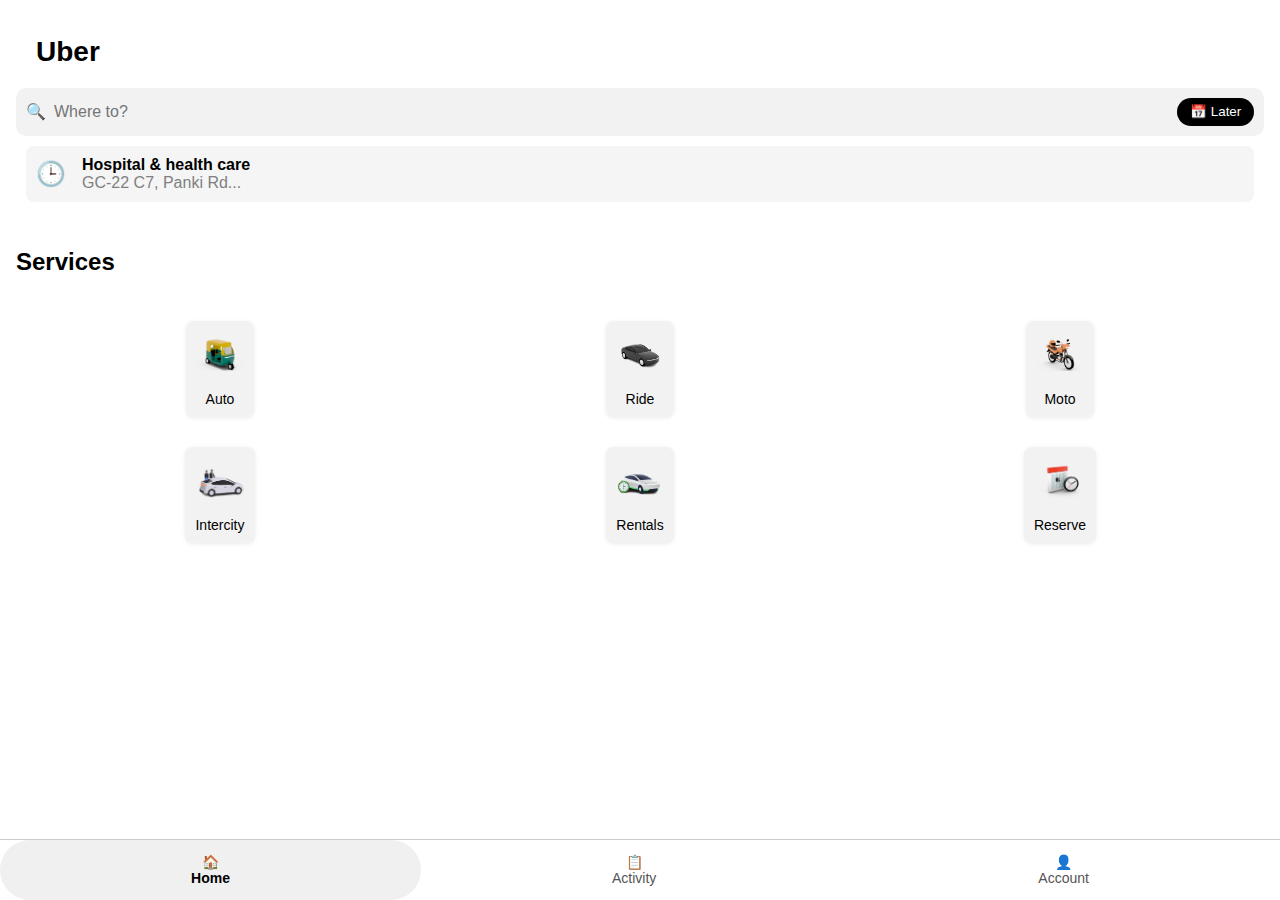
<file: Project/Uber User Interface/index.html>
<!DOCTYPE html>
<html lang="en">
<head>
  <meta charset="UTF-8" />
  <meta name="viewport" content="width=device-width, initial-scale=1.0"/>
  <title>Uber Clone</title>
  <link rel="stylesheet" href="style.css"/>
</head>
<body>
  <header>
    <h1>Uber</h1>

    <!-- Dark Mode Toggle Button -->
<!--     <div class="dark-toggle" onclick="toggleDarkMode()" id="theme-toggle">🌙</div> -->

    <div class="search-bar">
      <span class="icon">🔍</span>
      <input type="text" placeholder="Where to?" onclick="window.location.href='plan.html'">
      <button class="later-btn">📅 Later</button>
    </div>

    <div class="recent-location">
      <span class="clock-icon">🕒</span>
      <div>
        <h4>Hospital & health care</h4>
        <p>GC-22 C7, Panki Rd...</p>
      </div>
    </div>
  </header>

  <section class="suggestions">
    <div class="section-header">
      <h2>Services</h2>
    </div>

    <div class="options">
      <div class="option" ><img src="auto.png" alt="Auto"/><p>Auto</p></div>
      <div class="option" ><img src="ride.png" alt="Ride"/><p>Ride</p></div>
      <div class="option" ><img src="moto.png" alt="Moto"/><p>Moto</p></div>
      <div class="option" ><img src="intercity.png" alt="Intercity"/><p>Intercity</p></div>
      <div class="option" ><img src="rental.png" alt="Rentals"/><p>Rentals</p></div>
      <div class="option" ><img src="reserve.png" alt="Reserve"/><p>Reserve</p></div>
    </div>
  </section>

  <footer>
    <nav class="footer-nav">
      <button class="nav-btn active" onclick="window.location.href='index.html'">🏠<br>Home</button>
      <button class="nav-btn" onclick="window.location.href='activity.html'">📋<br>Activity</button>
      <button class="nav-btn" onclick="window.location.href='profile.html'">👤<br>Account</button>
    </nav>
  </footer>
  </footer>

  <!-- Dark Mode Script -->
<!--   <script>
    function toggleDarkMode() {
      document.body.classList.toggle("dark");
      const isDark = document.body.classList.contains("dark");
      localStorage.setItem("dark-mode", isDark);
      document.getElementById("theme-toggle").textContent = isDark ? "☀️" : "🌙";
    }

    window.onload = function () {
      const isDark = localStorage.getItem("dark-mode") === "true";
      if (isDark) {
        document.body.classList.add("dark");
        document.getElementById("theme-toggle").textContent = "☀️";
      }
    };
  </script> -->
</body>
</html>
</file>
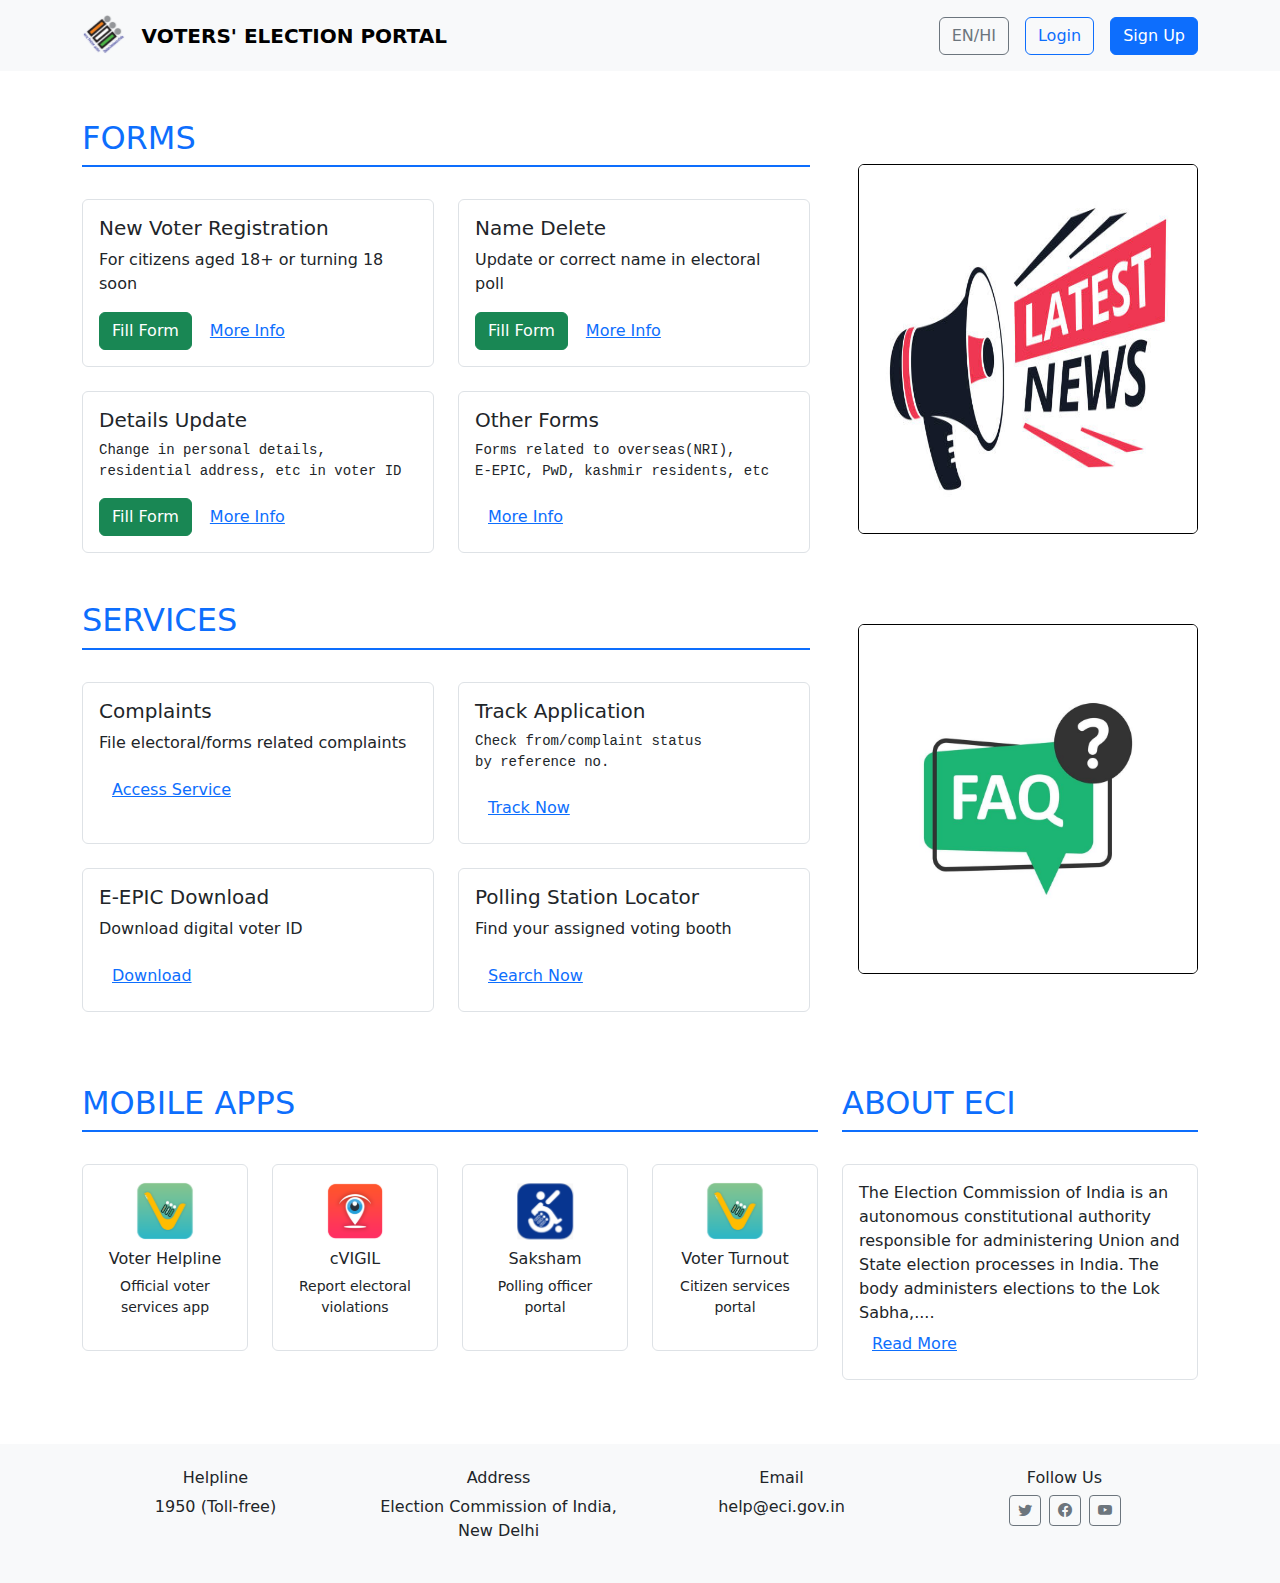
<file: Assignment 1/design.html>
<!DOCTYPE html>
<html lang="en">
<head>
    <meta charset="UTF-8">
    <meta name="viewport" content="width=device-width, initial-scale=1.0">
    <title>Voters' Election Portal</title>
    <link href="https://cdn.jsdelivr.net/npm/bootstrap@5.3.0/dist/css/bootstrap.min.css" rel="stylesheet">
    <link rel="stylesheet" href="https://cdn.jsdelivr.net/npm/bootstrap-icons@1.11.1/font/bootstrap-icons.css">
    <style>
        .card {
            transition: transform 0.3s, box-shadow 0.3s;
            border: 1px solid #dee2e6;
        }
        .card:hover {
            transform: translateY(-5px);
            box-shadow: 0 0.5rem 1rem rgba(0,0,0,0.15);
        }
        .section-title {
            color: #0d6efd;
            border-bottom: 2px solid #0d6efd;
            padding-bottom: 0.5rem;
            margin-bottom: 2rem;
        }
    </style>
</head>
<body>
    <!-- Top Bar -->
    <nav class="navbar bg-light">
        <div class="container">
            <a class="navbar-brand d-flex align-items-center" href="#">
                <img src="Portallogo.svg" alt="Logo" height="45">
                <span class="ms-3 fs-5 fw-bold">VOTERS' ELECTION PORTAL</span>
            </a>
            <div class="d-flex gap-3">
                <button class="btn btn-outline-secondary">EN/HI</button>
                <button class="btn btn-outline-primary">Login</button>
                <button class="btn btn-primary">Sign Up</button>
            </div>
        </div>
    </nav>

    <!-- Main Content -->
    <main class="container my-5">
        <!-- Forms & Services & Voter Image -->
        <div class="row g-5">
            <!-- Forms Section -->
            <div class="col-md-8">
                <h2 class="section-title">FORMS</h2>
                <div class="row g-4">
                    <!-- Form Cards -->
                    <div class="col-md-6">
                        <div class="card h-100">
                            <div class="card-body">
                                <h5>New Voter Registration</h5>
                                <p>For citizens aged 18+ or turning 18 soon</p>
                                <button class="btn btn-success">Fill Form</button>
                                <a href="#" class="btn btn-link">More Info</a>
                            </div>
                        </div>
                    </div>
                    <div class="col-md-6">
                        <div class="card h-100">
                            <div class="card-body">
                                <h5>Name Delete</h5>
                                <p>Update or correct name in electoral poll</p>
                                <button class="btn btn-success">Fill Form</button>
                                <a href="#" class="btn btn-link">More Info</a>
                            </div>
                        </div>
                    </div>
                    <div class="col-md-6">
                        <div class="card h-100">
                            <div class="card-body">
                                <h5>Details Update</h5>
                                <pre>Change in personal details,
residential address, etc in voter ID</pre>
                                <button class="btn btn-success">Fill Form</button>
                                <a href="#" class="btn btn-link">More Info</a>
                            </div>
                        </div>
                    </div>
                    <div class="col-md-6">
                        <div class="card h-100">
                            <div class="card-body">
                                <h5>Other Forms</h5>
                                <pre>Forms related to overseas(NRI),
E-EPIC, PwD, kashmir residents, etc</pre>
                                <a href="#" class="btn btn-link">More Info</a>
                            </div>
                        </div>
                    </div>
                </div>

                <!-- Services Section -->
                <h2 class="section-title mt-5">SERVICES</h2>
                <div class="row g-4">
                    <!-- Service Cards -->
                    <div class="col-md-6">
                        <div class="card h-100">
                            <div class="card-body">
                                <h5>Complaints</h5>
                                <p>File electoral/forms related complaints</p>
                                <a href="#" class="btn btn-link">Access Service</a>
                            </div>
                        </div>
                    </div>
                    <div class="col-md-6">
                        <div class="card h-100">
                            <div class="card-body">
                                <h5>Track Application</h5>
                                <pre>Check from/complaint status
by reference no.</pre>
                                <a href="#" class="btn btn-link">Track Now</a>
                            </div>
                        </div>
                    </div>
                    <div class="col-md-6">
                        <div class="card h-100">
                            <div class="card-body">
                                <h5>E-EPIC Download</h5>
                                <p>Download digital voter ID</p>
                                <a href="#" class="btn btn-link">Download</a>
                            </div>
                        </div>
                    </div>
                    <div class="col-md-6">
                        <div class="card h-100">
                            <div class="card-body">
                                <h5>Polling Station Locator</h5>
                                <p>Find your assigned voting booth</p>
                                <a href="#" class="btn btn-link">Search Now</a>
                            </div>
                        </div>
                    </div>
                </div>
            </div>

            <!-- Voter Image -->
            <div class="col-md-4">
                <img src="latest_news.png" alt="Voter" class="img-fluid rounded" style="border: 1px solid black; margin-top: 45px; height: 370px;">
                <img src="FAQ.png" alt="Voter" class="img-fluid rounded" style="border: 1px solid black; margin-top: 90px; height: 350px; width: 400px;">
            </div>
        </div>

        <!-- Mobile Apps & Updates -->
        <div class="row mt-5 g-4">
            <!-- Mobile Apps -->
            <div class="col-md-8">
                <h2 class="section-title">MOBILE APPS</h2>
                <div class="row g-4">
                    <div class="col-md-6 col-lg-3">
                        <div class="card">
                            <div class="card-body text-center">
                                <img src="voterTurnoutAppIconNew.svg" alt="App" class="img-fluid mb-2" style="height: 60px">
                                <h6>Voter Helpline</h6>
                                <p class="small">Official voter services app</p>
                            </div>
                        </div>
                    </div>
                    <div class="col-md-6 col-lg-3">
                        <div class="card">
                            <div class="card-body text-center">
                                <img src="cVigilAppIconNew.svg" alt="App" class="img-fluid mb-2" style="height: 60px">
                                <h6>cVIGIL</h6>
                                <p class="small">Report electoral violations</p>
                            </div>
                        </div>
                    </div>
                    <div class="col-md-6 col-lg-3">
                        <div class="card">
                            <div class="card-body text-center">
                                <img src="SakshameciLogo.svg" alt="App" class="img-fluid mb-2" style="height: 60px">
                                <h6>Saksham</h6>
                                <p class="small">Polling officer portal</p>
                            </div>
                        </div>
                    </div>
                    <div class="col-md-6 col-lg-3">
                        <div class="card">
                            <div class="card-body text-center">
                                <img src="voterTurnoutAppIconNew.svg" alt="App" class="img-fluid mb-2" style="height: 60px">
                                <h6>Voter Turnout</h6>
                                <p class="small">Citizen services portal</p>
                            </div>
                        </div>
                    </div>
                </div>
            </div>

            <!-- Updates -->
            <div class="col-md-4">
                <h2 class="section-title">ABOUT ECI</h2>
                <div class="card mb-3">
                    <div class="card-body">
                        <!-- <h6>Election Results 2024</h6> -->
                        <p style="margin-bottom: 0px;">The Election Commission of India is an autonomous constitutional authority responsible for administering Union and
                            State election processes in India. The body administers elections to the Lok Sabha,....</p>
                        <!-- <button class="btn btn-primary w-100">Read More</button> -->
                        <a href="#" class="btn btn-link">Read More</a>
                    </div>
                </div>
                <!-- <div class="card">
                    <div class="card-body">
                        <h6>Upcoming Elections</h6>
                        <p>Schedule for state assembly elections</p>
                        <button class="btn btn-outline-primary w-100">View Schedule</button>
                    </div>
                </div> -->
            </div>
        </div>
    </main>

    <!-- Footer -->
    <footer class="bg-light py-4 mt-5">
        <div class="container">
            <div class="row text-center g-3">
                <div class="col-md-3">
                    <h6>Helpline</h6>
                    <p>1950 (Toll-free)</p>
                </div>
                <div class="col-md-3">
                    <h6>Address</h6>
                    <p>Election Commission of India, New Delhi</p>
                </div>
                <div class="col-md-3">
                    <h6>Email</h6>
                    <p>help@eci.gov.in</p>
                </div>
                <div class="col-md-3">
                    <h6>Follow Us</h6>
                    <div class="d-flex justify-content-center gap-2">
                        <a href="#" class="btn btn-outline-secondary btn-sm"><i class="bi bi-twitter"></i></a>
                        <a href="#" class="btn btn-outline-secondary btn-sm"><i class="bi bi-facebook"></i></a>
                        <a href="#" class="btn btn-outline-secondary btn-sm"><i class="bi bi-youtube"></i></a>
                    </div>
                </div>
            </div>
        </div>
    </footer>

    <script src="https://cdn.jsdelivr.net/npm/bootstrap@5.3.0/dist/js/bootstrap.bundle.min.js"></script>
</body>
</html>
</file>
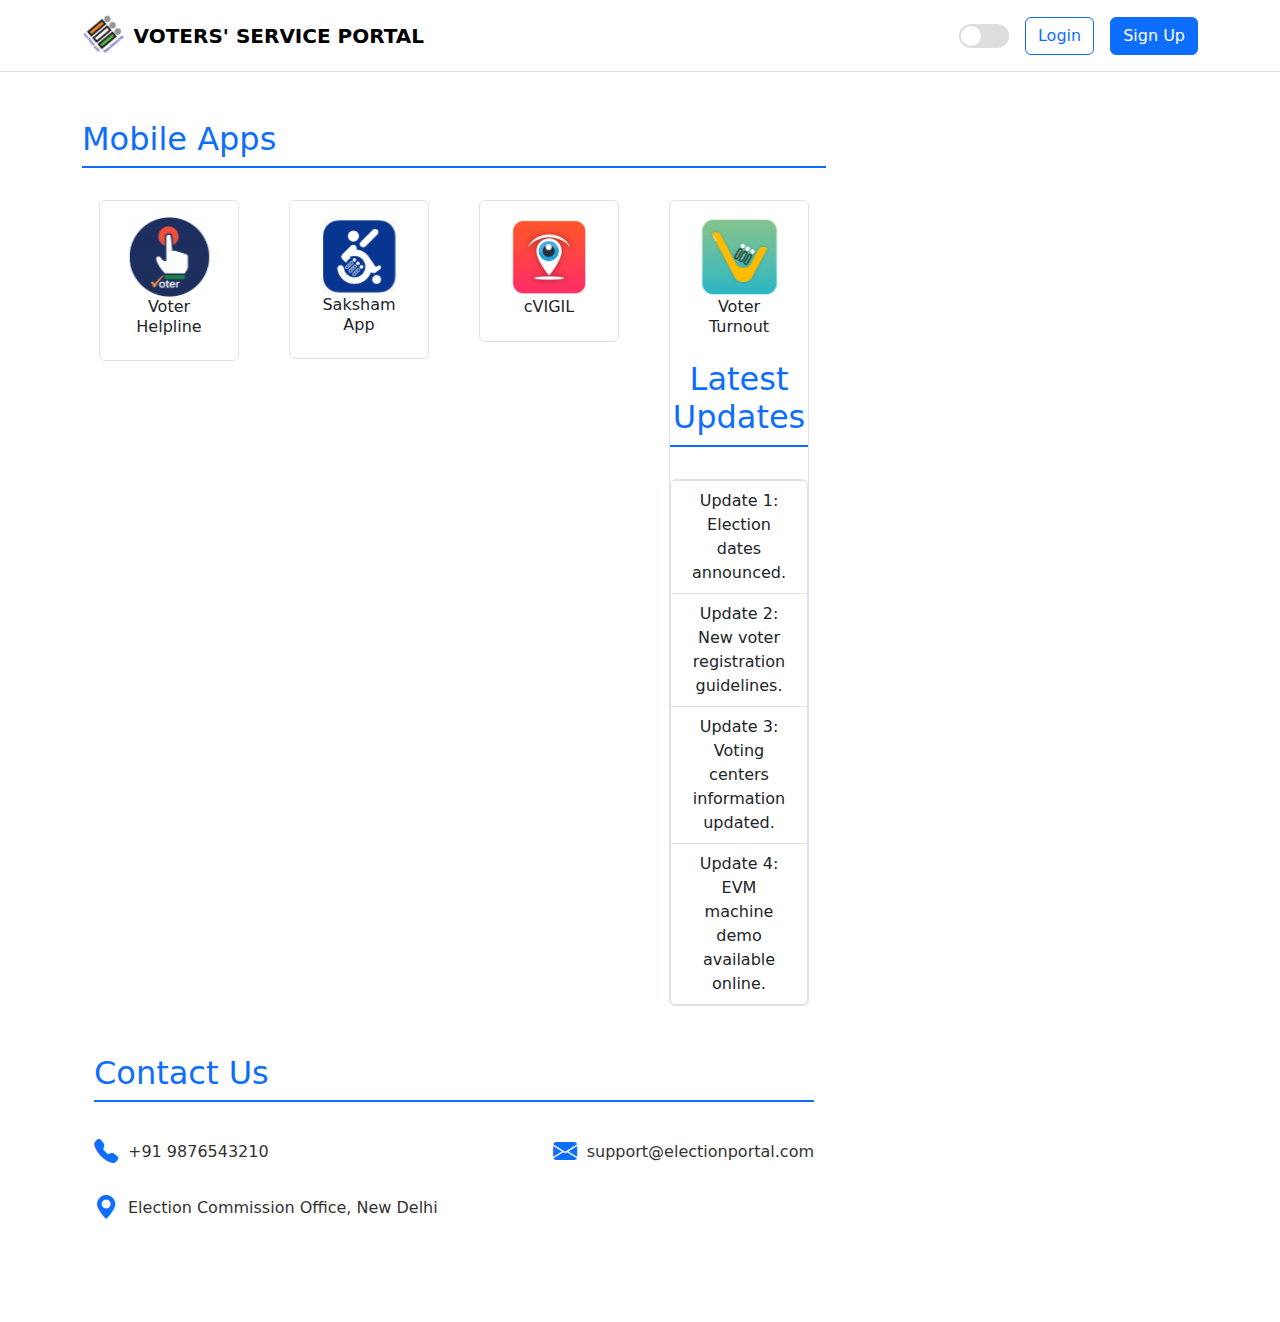
<file: Assignment 1/ver.html>
<!DOCTYPE html>
<html lang="en">
<head>
    <meta charset="UTF-8">
    <meta name="viewport" content="width=device-width, initial-scale=1.0">
    <title>Election Portal</title>
    <link href="https://cdn.jsdelivr.net/npm/bootstrap@5.3.0/dist/css/bootstrap.min.css" rel="stylesheet">
    <link rel="stylesheet" href="https://cdn.jsdelivr.net/npm/bootstrap-icons@1.11.1/font/bootstrap-icons.css">
    <style>
        :root {
            --primary-color: #0d6efd;
            --text-color: #333;
            --bg-color: #fff;
            --border-color: #dee2e6;
        }

        .dark-mode {
            --text-color: #fff;
            --bg-color: #212529;
            --border-color: #495057;
        }

        body {
            color: var(--text-color);
            background-color: var(--bg-color);
            transition: 0.3s;
        }

        .navbar {
            border-bottom: 1px solid var(--border-color);
            background-color: var(--bg-color) !important;
        }

        .card {
            border: 1px solid var(--border-color);
            background-color: var(--bg-color);
            transition: transform 0.3s;
        }

        .card:hover {
            transform: translateY(-5px);
            box-shadow: 0 0.5rem 1rem rgba(0,0,0,0.15);
        }

        /* Improved Theme Switch */
        .theme-switch-wrapper {
            display: flex;
            align-items: center;
        }

        .theme-switch {
            position: relative;
            display: inline-block;
            width: 50px;
            height: 24px;
        }

        .theme-switch input {
            opacity: 0;
            width: 0;
            height: 0;
        }

        .slider {
            position: absolute;
            cursor: pointer;
            top: 0;
            left: 0;
            right: 0;
            bottom: 0;
            background-color: #ddd;
            border-radius: 24px;
            transition: .4s;
            display: flex;
            align-items: center;
            padding: 2px;
        }

        .slider::before {
            content: "";
            position: absolute;
            width: 20px;
            height: 20px;
            background: #fff;
            border-radius: 50%;
            transition: .4s;
        }

        input:checked + .slider {
            background-color: #333;
        }

        input:checked + .slider::before {
            transform: translateX(26px);
        }

        .section-title {
            color: var(--primary-color);
            border-bottom: 2px solid var(--primary-color);
            padding-bottom: 0.5rem;
            margin-bottom: 2rem;
        }

        /* Adjust Mobile Apps Section */
        .apps .card {
            width: 100%;
            max-width: 140px;
            margin: auto;
        }

        /* Ensure Mobile Apps and Updates are Side by Side */
        .apps-container {
            display: flex;
            gap: 20px;
        }

        .apps-container .updates {
            flex: 1;
        }

        /* Contact Section Horizontal Alignment */
        .contact-info {
            display: flex;
            flex-wrap: wrap;
            gap: 20px;
            justify-content: space-between;
        }

        .contact-item {
            display: flex;
            align-items: center;
            gap: 10px;
        }

        .contact-item i {
            font-size: 1.5rem;
            color: var(--primary-color);
        }
    </style>
</head>
<body>

    <!-- Top Bar -->
    <nav class="navbar navbar-expand-lg">
        <div class="container">
            <a class="navbar-brand d-flex align-items-center" href="#">
                <img src="Portallogo.svg" alt="Logo" height="45" class="me-2">
                <span class="fs-5 fw-bold">VOTERS' SERVICE PORTAL</span>
            </a>
            
            <div class="d-flex align-items-center gap-3">
                <div class="theme-switch-wrapper">
                    <label class="theme-switch">
                        <input type="checkbox" id="theme-toggle">
                        <span class="slider"></span>
                    </label>
                </div>
                <button class="btn btn-outline-primary">Login</button>
                <button class="btn btn-primary">Sign Up</button>
            </div>
        </div>
    </nav>

    <!-- Apps & Updates Section -->
    <div class="container my-5">
        <div class="apps-container">
            <!-- Mobile Apps -->
            <div class="col-lg-8">
                <h2 class="section-title">Mobile Apps</h2>
                <div class="row g-3 apps">
                    <div class="col-md-3"><div class="card text-center"><div class="card-body"><img src="VhaAppIconNew.svg" alt="App Icon" class="app-icon"><h6>Voter Helpline</h6></div></div></div>
                    <div class="col-md-3"><div class="card text-center"><div class="card-body"><img src="SakshameciLogo.svg" alt="App Icon" class="app-icon"><h6>Saksham App</h6></div></div></div>
                    <div class="col-md-3"><div class="card text-center"><div class="card-body"><img src="cVigilAppIconNew.svg" alt="App Icon" class="app-icon"><h6>cVIGIL</h6></div></div></div>
                    <div class="col-md-3"><div class="card text-center"><div class="card-body"><img src="voterTurnoutAppIconNew.svg" alt="App Icon" class="app-icon"><h6>Voter Turnout</h6></div></
                    <div class="col-lg-4 updates">
                        <h2 class="section-title">Latest Updates</h2>
                        <ul class="list-group">
                            <li class="list-group-item">Update 1: Election dates announced.</li>
                            <li class="list-group-item">Update 2: New voter registration guidelines.</li>
                            <li class="list-group-item">Update 3: Voting centers information updated.</li>
                            <li class="list-group-item">Update 4: EVM machine demo available online.</li>
                        </ul>
                    </div>
                </div>
            </div>
        
            <!-- Contact Us Section -->
            <div class="container my-5">
                <h2 class="section-title">Contact Us</h2>
                <div class="contact-info">
                    <div class="contact-item">
                        <i class="bi bi-telephone-fill"></i>
                        <span>+91 9876543210</span>
                    </div>
                    <div class="contact-item">
                        <i class="bi bi-envelope-fill"></i>
                        <span>support@electionportal.com</span>
                    </div>
                    <div class="contact-item">
                        <i class="bi bi-geo-alt-fill"></i>
                        <span>Election Commission Office, New Delhi</span>
                    </div>
                </div>
            </div>
        
            <script>
                // Dark Mode Toggle
                const toggleSwitch = document.getElementById('theme-toggle');
                toggleSwitch.addEventListener('change', () => {
                    document.body.classList.toggle('dark-mode');
                });
            </script>
        
            <script src="https://cdn.jsdelivr.net/npm/bootstrap@5.3.0/dist/js/bootstrap.bundle.min.js"></script>
        </body>
        </html>
</file>
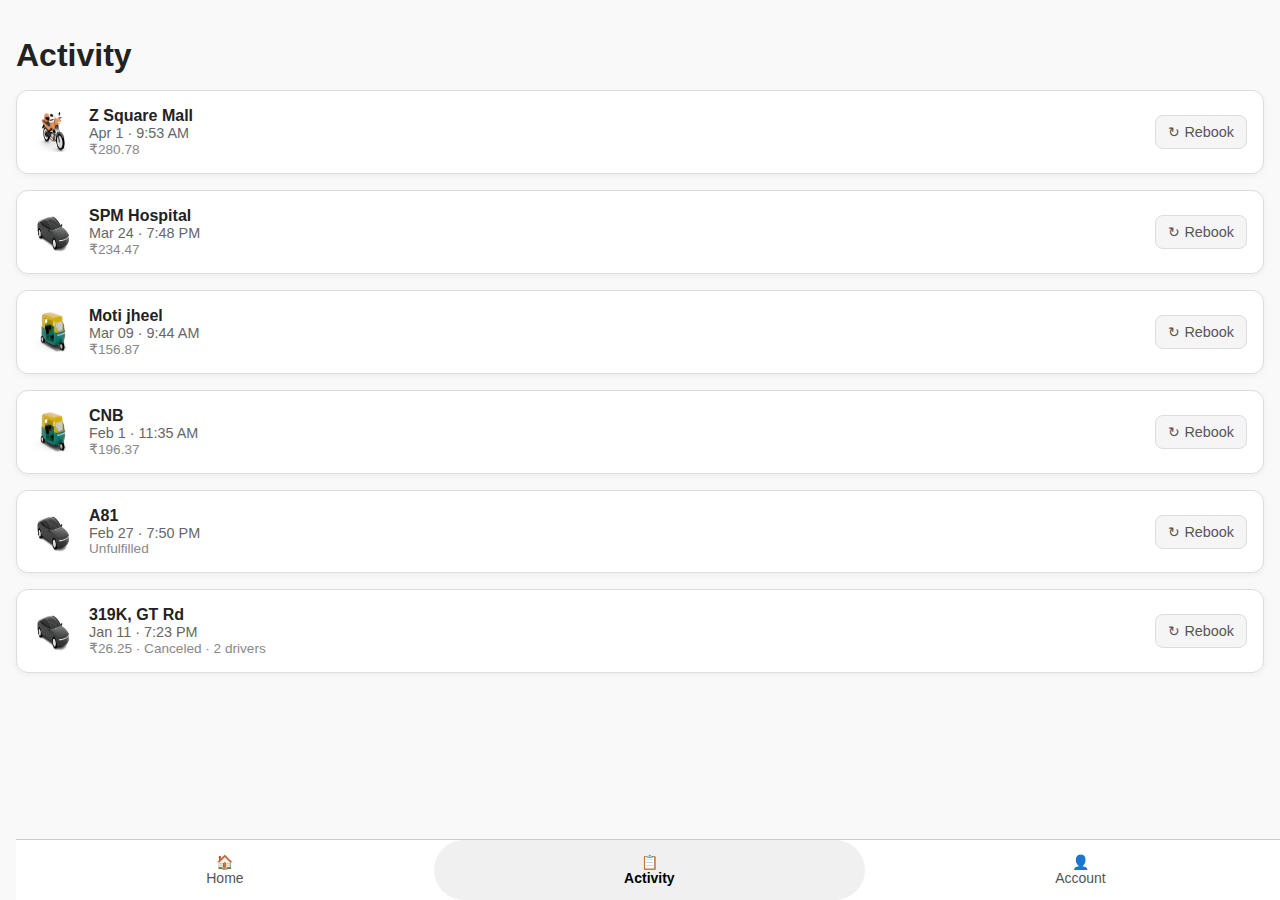
<file: Project/Uber User Interface/activity.html>
<!DOCTYPE html>
<html lang="en">
<head>
  <meta charset="UTF-8" />
  <meta name="viewport" content="width=device-width, initial-scale=1.0"/>
  <title>Activity</title>
  
  <style>
    body {
      margin: 0;
      font-family: Arial, sans-serif;
      background-color: #f9f9f9;
      color: #333;
      padding: 1rem;
    }

    h1 {
      font-size: 2rem;
      margin-bottom: 1rem;
      color: #222;
    }

    .card {
      background-color: #fff;
      border: 1px solid #ddd;
      border-radius: 12px;
      padding: 1rem;
      display: flex;
      align-items: center;
      justify-content: space-between;
      margin-bottom: 1rem;
      box-shadow: 0 2px 6px rgba(0, 0, 0, 0.05);
    }

    .left {
      display: flex;
      align-items: center;
    }

    .icon {
      width: 40px;
      height: 40px;
      margin-right: 1rem;
    }

    .details {
      display: flex;
      flex-direction: column;
    }

    .label {
      font-weight: bold;
      color: #222;
    }

    .time {
      color: #666;
      font-size: 0.9rem;
    }

    .status {
      font-size: 0.85rem;
      color: #888;
    }

    .rebook {
      color: #555;
      font-size: 1.2rem;
      cursor: pointer;
    }

    /* Footer nav bar */
    .footer-nav {
      display: flex;
      justify-content: space-around;
      padding: 0;
      border-top: 1px solid #ccc;
      background: #fff;
      position: fixed;
      bottom: 0;
      width: 100%;
      height: 60px; /* Make footer bar fixed height */
    }

    /* Base styles for nav buttons */
    .nav-btn {
      background: #fff; /* White background */
      border: none;
      font-size: 14px;
      color: #555;
      text-align: center;
      padding: 15px;
      flex-grow: 1;
      border-radius: 30px; /* Rounded shape */
      display: flex;
      flex-direction: column;
      justify-content: center;
      align-items: center;
      transition: background-color 0.3s, color 0.3s;
      height: 100%; /* Fill entire height of footer bar */
    }

    /* Active button style */
    .nav-btn.active {
      color: #000;
      font-weight: bold;
      background-color: #f0f0f0; /* Light gray background for active state */
    }

    /* Optional: When the button is focused or clicked */
    .nav-btn:focus {
      outline: none;
      background-color: #e0e0e0; /* Slightly darker background on focus */
    }
    .rebook-btn {
      background-color: #f5f5f5;
      border: 1px solid #ddd;
      border-radius: 8px;
      padding: 8px 12px;
      font-size: 0.9rem;
      color: #555;
      cursor: pointer;
      transition: background-color 0.2s;
    }

    .rebook-btn:hover {
      background-color: #e9e9e9;
    }

  </style>
</head>
<body>

  <h1>Activity</h1>

  <div class="card">
    <div class="left">
      <img src="moto.png" alt="Bike" class="icon" />
      <div class="details">
        <div class="label">Z Square Mall</div>
        <div class="time">Apr 1 · 9:53 AM</div>
        <div class="status">₹280.78</div>
      </div>
    </div>
    <button class="rebook-btn">↻ Rebook</button>
  </div>

  <div class="card">
    <div class="left">
      <img src="ride.png" alt="Auto" class="icon" />
      <div class="details">
        <div class="label">SPM Hospital</div>
        <div class="time">Mar 24 · 7:48 PM</div>
        <div class="status">₹234.47</div>
      </div>
    </div>
    <button class="rebook-btn">↻ Rebook</button>
  </div>

  <div class="card">
    <div class="left">
      <img src="auto.png" alt="Auto" class="icon" />
      <div class="details">
        <div class="label">Moti jheel</div>
        <div class="time">Mar 09 · 9:44 AM</div>
        <div class="status">₹156.87</div>
      </div>
    </div>
    <button class="rebook-btn">↻ Rebook</button>
  </div>

  <div class="card">
    <div class="left">
      <img src="auto.png" alt="Auto" class="icon" />
      <div class="details">
        <div class="label">CNB</div>
        <div class="time">Feb 1 · 11:35 AM</div>
        <div class="status">₹196.37</div>
      </div>
    </div>
    <button class="rebook-btn">↻ Rebook</button>
  </div>

  <div class="card">
    <div class="left">
      <img src="ride.png" alt="Auto" class="icon" />
      <div class="details">
        <div class="label">A81</div>
        <div class="time">Feb 27 · 7:50 PM</div>
        <div class="status">Unfulfilled</div>
      </div>
    </div>
    <button class="rebook-btn">↻ Rebook</button>
  </div>

  <div class="card">
    <div class="left">
      <img src="ride.png" alt="Auto" class="icon" />
      <div class="details">
        <div class="label">319K, GT Rd</div>
        <div class="time">Jan 11 · 7:23 PM</div>
        <div class="status">₹26.25 · Canceled · 2 drivers</div>
      </div>
    </div>
    <button class="rebook-btn">↻ Rebook</button>
  </div>

  <footer>
    <nav class="footer-nav">
      <button class="nav-btn" onclick="window.location.href='index.html'">🏠<br>Home</button>
      <button class="nav-btn active" onclick="window.location.href='activity.html'">📋<br>Activity</button>
      <button class="nav-btn" onclick="window.location.href='profile.html'">👤<br>Account</button>
    </nav>
  </footer>

</body>
</html>
</file>
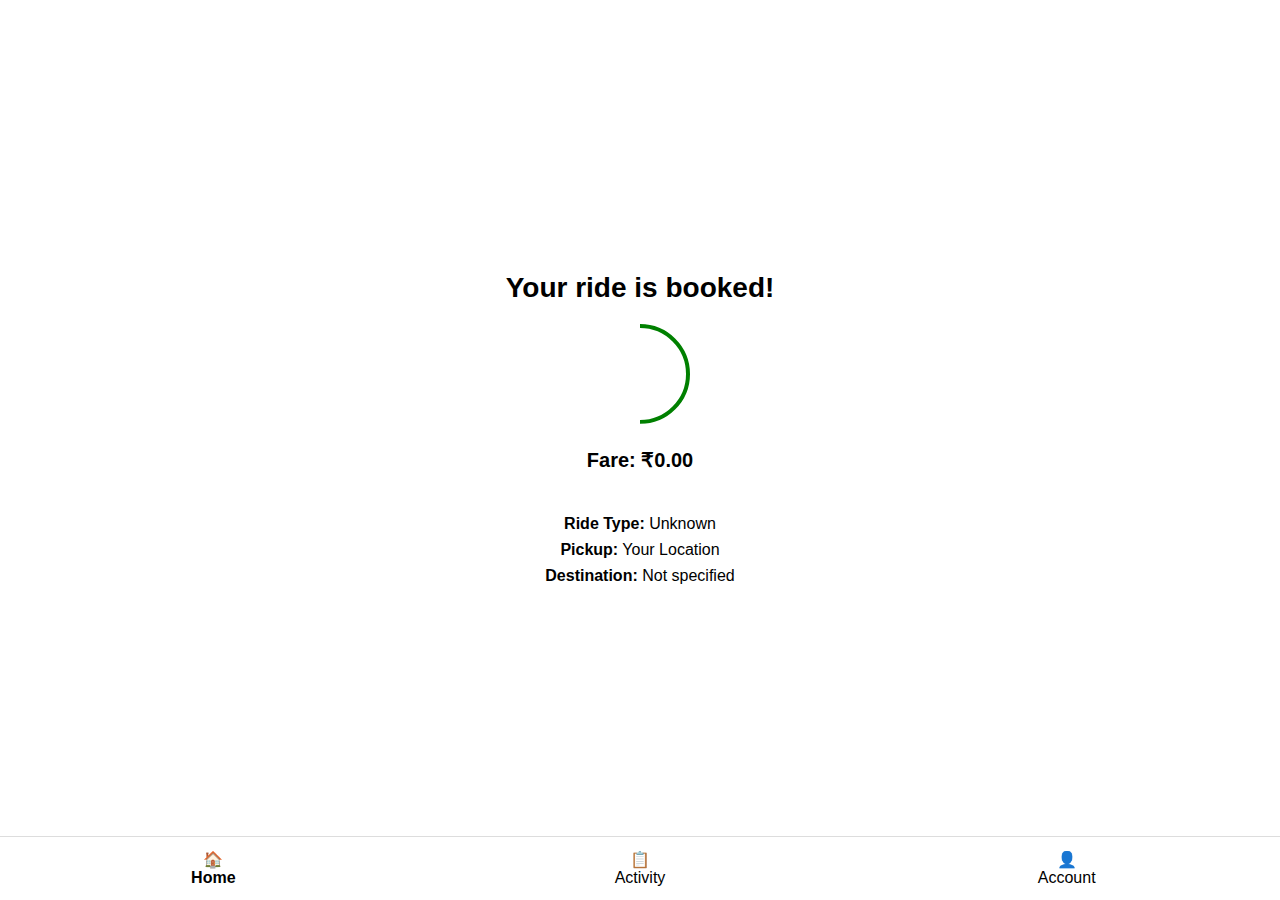
<file: Project/Uber User Interface/confirmation.html>
<!DOCTYPE html>
<html lang="en">
<head>
  <meta charset="UTF-8" />
  <meta name="viewport" content="width=device-width, initial-scale=1.0"/>
  <title>Ride Confirmed</title>
  <style>
    * {
      margin: 0;
      padding: 0;
      box-sizing: border-box;
    }

    body {
      background: white;
      color: black;
      font-family: Arial, sans-serif;
      display: flex;
      flex-direction: column;
      align-items: center;
      justify-content: center;
      padding: 30px 20px 70px;
      text-align: center;
      min-height: 100vh;
      position: relative;
    }

    h1 {
      font-size: 28px;
      margin-bottom: 20px;
    }

    .animation-wrapper {
      position: relative;
      width: 100px;
      height: 100px;
      margin-bottom: 20px;
    }

    .spinner {
      position: absolute;
      width: 100px;
      height: 100px;
      border: 4px solid green;
      border-radius: 50%;
      clip-path: inset(0 0 0 50%);
      animation: spin 2s linear forwards;
    }

    @keyframes spin {
      0% { transform: rotate(0deg); }
      100% { transform: rotate(720deg); }
    }

    .full-circle {
      width: 100px;
      height: 100px;
      border: 4px solid green;
      border-radius: 50%;
      position: absolute;
      top: 0;
      left: 0;
      display: none;
    }

    .done-icon {
      position: absolute;
      top: 50%;
      left: 50%;
      transform: translate(-50%, -50%) scale(0.5);
      font-size: 48px;
      color: green;
      opacity: 0;
      transition: all 0.6s ease;
    }

    .done-icon.show {
      transform: translate(-50%, -50%) scale(1);
      opacity: 1;
    }

    .details {
      font-size: 16px;
      line-height: 1.6;
    }

    .enjoy {
      margin-top: 15px;
      font-size: 18px;
      color: green;
      font-weight: bold;
      display: none;
    }

    .cancel-button {
      margin-top: 15px;
      font-size: 16px;
      padding: 10px 20px;
      background: black;
      color: white;
      border: none;
      cursor: pointer;
      display: none;
    }

    .priority {
      margin-top: 10px;
      font-size: 25px;
      color: blue;
      font-weight: bold;
      display: none;
    }

    footer {
      position: fixed;
      bottom: 0;
      left: 0;
      width: 100%;
      background: #fff;
      border-top: 1px solid #ddd;
    }

    footer nav {
      display: flex;
      justify-content: space-around;
      align-items: center;
      padding: 0.5rem 0;
      width: 100%;
      max-width: 100%;
    }

    footer button {
      background: none;
      border: none;
      font-size: 1rem;
      flex: 1;
      padding: 5px;
    }

    footer .active {
      font-weight: bold;
    }

    /* Modal Styles */
    .modal {
      display: none;
      position: fixed;
      z-index: 10;
      left: 0;
      top: 0;
      width: 100%;
      height: 100%;
      background-color: rgba(128, 128, 128, 0.8);
    }

    .modal-content {
      background-color: white;
      color: black;
      margin: 20% auto;
      padding: 20px;
      border: 2px solid black;
      width: 80%;
      max-width: 400px;
      text-align: center;
    }

    .modal-content button {
      margin: 10px;
      padding: 8px 16px;
      font-size: 16px;
      cursor: pointer;
      border-radius: 5px;
    }

    .yes-btn {
      background-color: black;
      color: white;
      border: none;
    }

    .no-btn {
      background-color: white;
      color: black;
      border: 1px solid black;
    }
    .big-fare {
      font-size: 20px;
      font-weight: bold;
      color: black;
      display: block;
      margin-bottom: 10px;
    }


  </style>
</head>
<body>
  <h1>Your ride is booked!</h1>

  <div class="animation-wrapper">
    <div class="spinner" id="spinner"></div>
    <div class="full-circle" id="fullCircle"></div>
    <div class="done-icon" id="checkmark">✔️</div>
  </div>

  <div class="details" id="rideDetails"></div>
  <div class="priority" id="priorityNote">Priority Ride</div>
  <div class="enjoy" id="enjoyMessage"></div>
  <button class="cancel-button" id="cancelRideBtn" onclick="openModal()">Cancel Ride</button>

  <!-- Modal -->
  <div id="cancelModal" class="modal">
    <div class="modal-content">
      <p id="cancelMessage"></p>
      <button class="yes-btn" onclick="confirmCancel()">Yes</button>
      <button class="no-btn" onclick="redirectHome()">No</button>
    </div>
  </div>

  <footer>
    <nav>
      <button class="nav-btn active" onclick="window.location.href='index.html'">🏠<br>Home</button>
      <button class="nav-btn" onclick="window.location.href='activity.html'">📋<br>Activity</button>
      <button class="nav-btn" onclick="window.location.href='profile.html'">👤<br>Account</button>
    </nav>
  </footer>

  <script>
    const params = new URLSearchParams(window.location.search);
    const ride = params.get("ride") || "Unknown";
    const drop = params.get("drop") || "Not specified";
    const fareString = params.get("fare") || "₹0.00";
    const fare = parseFloat(fareString.replace(/[^\d.]/g, ''));
    const pickup = "Your Location";

    const baseFares = {
  "Moto": 115,
  "Auto": 198,
  "Cab": 345,
  "Uber Go": 260,
  "Go Sedan": 420,
  "Go SUV": 480
};

    const base = baseFares[ride];
    const expectedPriorityFare = base ? base * 1.25 : 0;
    const isPriority = Math.abs(fare - expectedPriorityFare) < 0.01;

    document.getElementById("rideDetails").innerHTML = `
      <span class="big-fare">Fare: ₹${fare.toFixed(2)}</span>

      <br>
      <strong>Ride Type:</strong> ${ride}<br>
      <strong>Pickup:</strong> ${pickup}<br>
      <strong>Destination:</strong> ${drop}<br>
    `;


    setTimeout(() => {
      document.getElementById("spinner").style.display = "none";
      document.getElementById("fullCircle").style.display = "block";
      document.getElementById("checkmark").classList.add("show");
      document.getElementById("enjoyMessage").style.display = "block";
      document.getElementById("cancelRideBtn").style.display = "inline-block";
      if (isPriority) {
        document.getElementById("priorityNote").style.display = "block";
      }
    }, 2000);

    function openModal() {
      const message = isPriority
        ? "<h3>Do you want to cancel the ride?</h3><br>100% penalty will be applied."
        : "<h3>Do you want to cancel the ride?</h3>";
      document.getElementById("cancelMessage").innerHTML = message;
      document.getElementById("cancelModal").style.display = "block";
    }

    function confirmCancel() {
      alert("Your ride has been cancelled.");
      window.location.href = "index.html";
    }

    function redirectHome() {
      document.getElementById("cancelModal").style.display = "none";
    }
  </script>
</body>
</html>
</file>
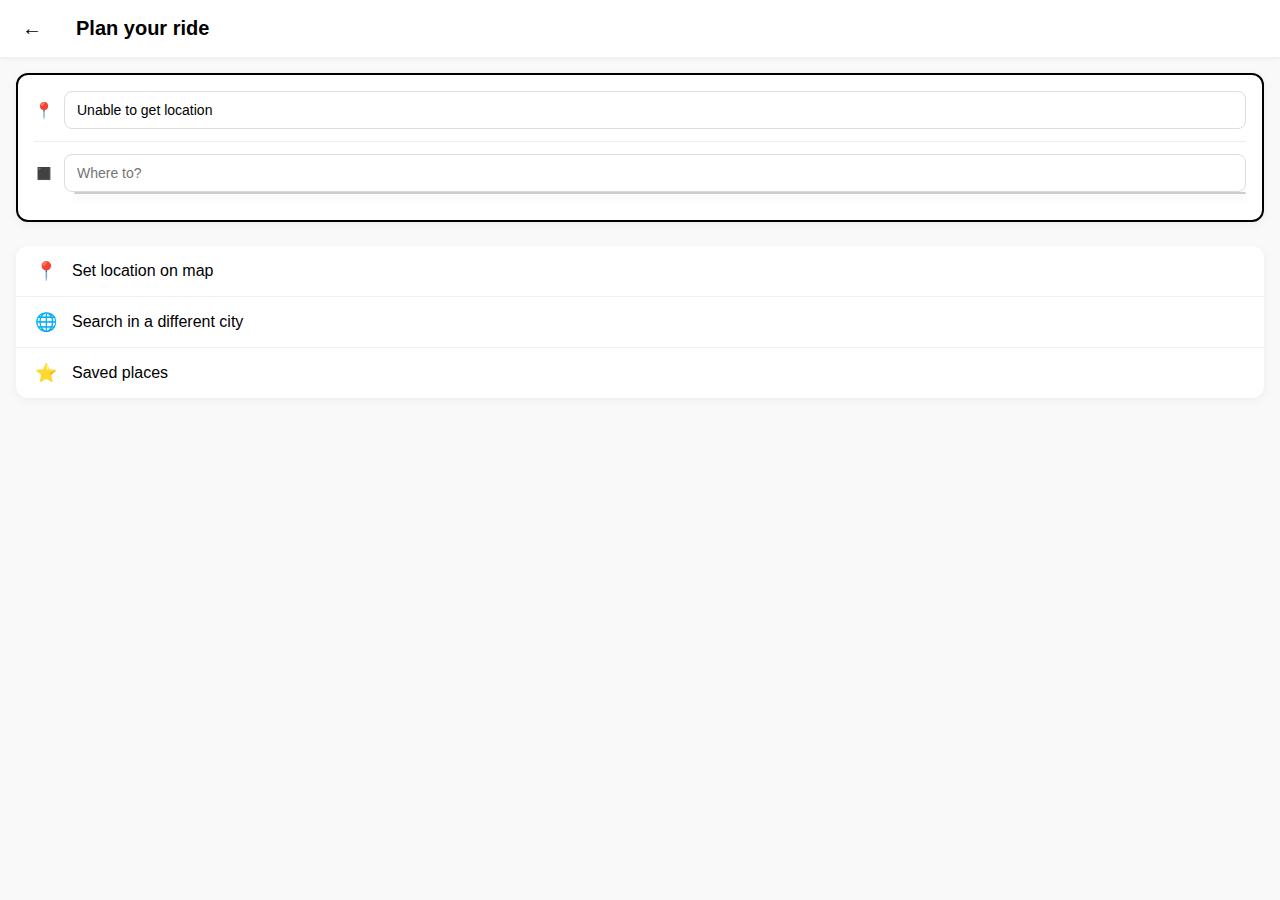
<file: Project/Uber User Interface/plan.html>
<!DOCTYPE html>
<html lang="en">
<head>
  <meta charset="UTF-8" />
  <meta name="viewport" content="width=device-width, initial-scale=1.0"/>
  <title>Plan Your Ride</title>
  <link rel="stylesheet" href="style.css"/>
  <style>
    body {
      font-family: sans-serif;
      margin: 0;
      padding: 0;
      background-color: #f9f9f9;
    }

    .plan-header {
      display: flex;
      align-items: center;
      padding: 16px;
      background-color: white;
      box-shadow: 0 2px 4px rgba(0, 0, 0, 0.05);
    }

    .plan-header button {
      font-size: 20px;
      margin-right: 12px;
      background: none;
      border: none;
      cursor: pointer;
    }

    .plan-header h2 {
      font-size: 20px;
      margin: 0;
    }

    .ride-options {
      padding: 16px;
    }

    .location-box {
      background: white;
      border-radius: 12px;
      padding: 16px;
      box-shadow: 0 2px 8px rgba(0, 0, 0, 0.05);
    }

    .location-row {
      position: relative;
      margin-bottom: 12px;
      display: flex;
      align-items: center;
    }

    .location-row input {
      flex: 1;
      padding: 10px 12px;
      border: 1px solid #ddd;
      border-radius: 8px;
      font-size: 14px;
      margin-left: 10px;
    }

    .dot-icon {
      font-size: 16px;
    }

    .separator {
      margin: 12px 0;
      border: none;
      border-top: 1px solid #eee;
    }

    .suggestions {
      position: absolute;
      top: 100%;
      left: 40px;
      right: 0;
      border: 1px solid #ccc;
      background-color: white;
      z-index: 1000;
      max-height: 200px;
      overflow-y: auto;
      box-shadow: 0 4px 8px rgba(0, 0, 0, 0.1);
      border-radius: 8px;
    }

    .suggestion-item {
      padding: 8px 12px;
      cursor: pointer;
    }

    .suggestion-item:hover {
      background-color: #f0f0f0;
    }

    .bottom-options {
      background: white;
      border-radius: 12px;
      padding: 0;
      box-shadow: 0 2px 8px rgba(0, 0, 0, 0.05);
      margin-top: 24px;
    }

    .option-item {
      display: flex;
      align-items: center;
      padding: 14px 18px;
      font-size: 16px;
      cursor: pointer;
      border-bottom: 1px solid #f0f0f0;
    }

    .option-item:last-child {
      border-bottom: none;
    }

    .option-icon {
      font-size: 18px;
      margin-right: 14px;
      width: 24px;
      text-align: center;
    }

    .option-item:hover {
      background-color: #f9f9f9;
    }
  </style>
</head>
<body>
  <header class="plan-header">
    <button onclick="location.href='index.html'">←</button>
    <h2>Plan your ride</h2>
  </header>

  <div class="ride-options">
    <div class="location-box">
      <div class="location-row">
        <span class="dot-icon">📍</span>
        <input id="pickupInput" type="text" placeholder="Enter pickup location" autocomplete="off">
      </div>
      <hr class="separator">
      <div class="location-row">
        <span class="dot-icon">◼️</span>
        <input id="dropInput" type="text" placeholder="Where to?" autocomplete="off">
        <div id="suggestions" class="suggestions"></div>
      </div>
    </div>

    <div class="bottom-options">
      <div class="option-item" >
        <span class="option-icon">📍</span>
        Set location on map
      </div>
      <div class="option-item" >
        <span class="option-icon">🌐</span>
        Search in a different city
      </div>
      <div class="option-item" >
        <span class="option-icon">⭐</span>
        Saved places
      </div>
    </div>
  </div>

  <script>
    window.onload = () => {
      if ("geolocation" in navigator) {
        navigator.geolocation.getCurrentPosition(position => {
          const { latitude, longitude } = position.coords;
          fetch(`https://nominatim.openstreetmap.org/reverse?lat=${latitude}&lon=${longitude}&format=json`)
            .then(response => response.json())
            .then(data => {
              document.getElementById("pickupInput").value = data.display_name || "Current location";
            })
            .catch(() => {
              document.getElementById("pickupInput").value = "Location found";
            });
        }, () => {
          document.getElementById("pickupInput").value = "Unable to get location";
        });
      } else {
        document.getElementById("pickupInput").value = "Geolocation not supported";
      }
    };

    const pickupInput = document.getElementById("pickupInput");
    const dropInput = document.getElementById("dropInput");
    const suggestionsBox = document.getElementById("suggestions");

    function fetchSuggestions(inputElement, callback) {
      const query = inputElement.value.trim();
      if (query.length < 2) {
        suggestionsBox.innerHTML = "";
        return;
      }

      const indiaBbox = "68.1113787,6.5546079,97.395561,35.6745457";
      const url = `https://photon.komoot.io/api/?q=${encodeURIComponent(query)}&limit=5&lang=en&bbox=${indiaBbox}`;

      fetch(url)
        .then(response => response.json())
        .then(data => {
          suggestionsBox.innerHTML = "";

          if (data.features && data.features.length > 0) {
            data.features.forEach(feature => {
              const props = feature.properties;
              const name = props.name || "Unnamed location";
              const region = props.city || props.state || props.country || "";
              const fullLocation = `${name}${region ? ", " + region : ""}`;

              const item = document.createElement("div");
              item.className = "suggestion-item";
              item.textContent = fullLocation;
              item.onclick = () => {
                inputElement.value = fullLocation;
                suggestionsBox.innerHTML = "";
                if (inputElement === dropInput) {
                  redirectToOptions(fullLocation);
                }
              };
              suggestionsBox.appendChild(item);
            });
          } else {
            suggestionsBox.innerHTML = "<div class='suggestion-item'>No suggestions found</div>";
          }
        })
        .catch(error => {
          console.error("Error fetching suggestions:", error);
          suggestionsBox.innerHTML = "<div class='suggestion-item'>Error fetching suggestions</div>";
        });
    }

    pickupInput.addEventListener("input", () => fetchSuggestions(pickupInput));
    dropInput.addEventListener("input", () => fetchSuggestions(dropInput));

    function redirectToOptions(dropLocation) {
      const pickup = pickupInput.value.trim();
      if (pickup && dropLocation) {
        const url = `rideoptions.html?pickup=${encodeURIComponent(pickup)}&drop=${encodeURIComponent(dropLocation)}`;
        window.location.href = url;
      }
    }

    function setLocationOnMap() {
      alert("Set location on map feature coming soon!");
    }

    function searchDifferentCity() {
      alert("Search in a different city feature coming soon!");
    }

    function openSavedPlaces() {
      alert("Saved places feature coming soon!");
    }
  </script>
<!--   <footer>
    <nav class="footer-nav">
      <button class="nav-btn active" onclick="window.location.href='index.html'">🏠<br>Home</button>
      <button class="nav-btn" onclick="window.location.href='activity.html'">📋<br>Activity</button>
      <button class="nav-btn" onclick="window.location.href='profile.html'">👤<br>Account</button>
    </nav>
  </footer> -->
</body>
</html>
</file>
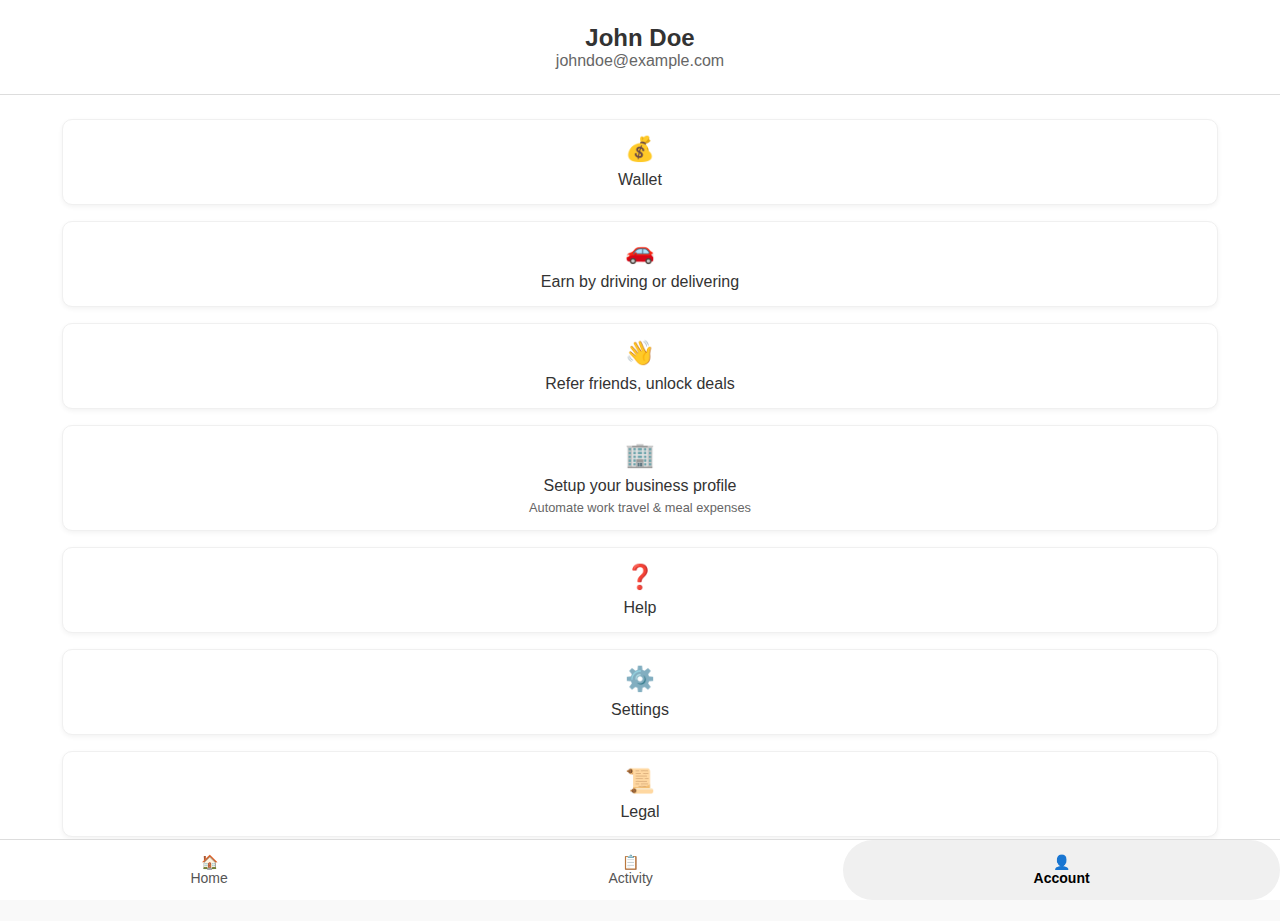
<file: Project/Uber User Interface/profile.html>
<!DOCTYPE html>
<html lang="en">
<head>
  <meta charset="UTF-8" />
  <meta name="viewport" content="width=device-width, initial-scale=1.0"/>
  <title>Profile</title>

  <style>
    body {
      margin: 0;
      font-family: Arial, sans-serif;
      background-color: #f9f9f9;
      color: #333;
      padding-bottom: 60px; /* Space for footer */
    }

    .profile-header {
      background-color: #fff;
      padding: 1.5rem;
      border-bottom: 1px solid #ddd;
      display: flex;
      justify-content: space-between;
      align-items: center;
    }

    .profile-header .user-info {
      display: flex;
      flex-direction: column;
      text-align: center;
      width: 100%;
    }

    .profile-header .user-info .name {
      font-size: 1.5rem;
      font-weight: bold;
    }

    .profile-header .user-info .email {
      color: #666;
      font-size: 1rem;
    }

    .profile-header .profile-img {
      width: 80px;
      height: 80px;
      border-radius: 50%;
      object-fit: cover;
    }

    .profile-actions {
      background-color: #fff;
      padding: 1rem;
      display: flex;
      flex-direction: column;
      align-items: center;
    }

    .profile-actions .action-item {
      background-color: #fff;
      width: 90%;
      padding: 15px;
      margin: 8px 0;
      border-radius: 10px;
      text-align: center;
      font-size: 1rem;
      color: #333;
      font-weight: normal;
      cursor: pointer;
      transition: background-color 0.3s ease;
      display: flex;
      flex-direction: column;
      align-items: center;
      border: 1px solid #f0f0f0;
      box-shadow: 0 2px 5px rgba(0,0,0,0.05);
    }

    .profile-actions .action-item:hover {
      background-color: #f0f0f0;
    }

    .action-item .icon {
      margin-bottom: 8px;
      font-size: 1.5rem;
    }

    .action-item .subtext {
      font-size: 0.8rem;
      color: #666;
      margin-top: 5px;
    }

    .footer-nav {
      display: flex;
      justify-content: space-around;
      padding: 0;
      border-top: 1px solid #ddd;
      background: #fff;
      position: fixed;
      bottom: 0;
      width: 100%;
      height: 60px;
    }

    .nav-btn {
      background: #fff;
      border: none;
      font-size: 14px;
      color: #555;
      text-align: center;
      padding: 15px;
      flex-grow: 1;
      border-radius: 30px;
      display: flex;
      flex-direction: column;
      justify-content: center;
      align-items: center;
      height: 100%;
    }

    .nav-btn.active {
      color: #000;
      font-weight: bold;
      background-color: #f0f0f0;
    }

  </style>
</head>
<body>

  <!-- Profile Header -->
  <div class="profile-header">
    <div class="user-info">
      <div class="name">John Doe</div>
      <div class="email">johndoe@example.com</div>
    </div>
    <!-- <img src="profile-pic.jpg" alt="Profile Picture" class="profile-img" /> -->
  </div>

  <!-- Profile Actions -->
  <div class="profile-actions">
    <!-- Wallet -->
    <div class="action-item" >
      <span class="icon">💰</span>
      <div>Wallet</div>
    </div>

    <!-- Earnings -->
    <div class="action-item" >
      <span class="icon">🚗</span>
      <div>Earn by driving or delivering</div>
    </div>

    <!-- Referrals -->
    <div class="action-item" >
      <span class="icon">👋</span>
      <div>Refer friends, unlock deals</div>
    </div>

    <!-- Business -->
    <div class="action-item" >
      <span class="icon">🏢</span>
      <div>Setup your business profile</div>
      <div class="subtext">Automate work travel & meal expenses</div>
    </div>

    <!-- Help -->
    <div class="action-item" >
      <span class="icon">❓</span>
      <div>Help</div>
    </div>

    <!-- Settings -->
    <div class="action-item" >
      <span class="icon">⚙️</span>
      <div>Settings</div>
    </div>

    <!-- Legal -->
    <div class="action-item" >
      <span class="icon">📜</span>
      <div>Legal</div>
    </div>
  </div>

  <!-- Footer Navigation -->
  <footer>
    <nav class="footer-nav">
      <button class="nav-btn" onclick="window.location.href='index.html'">🏠<br>Home</button>
      <button class="nav-btn" onclick="window.location.href='activity.html'">📋<br>Activity</button>
      <button class="nav-btn active" onclick="window.location.href='profile.html'">👤<br>Account</button>
    </nav>
  </footer>

</body>
</html>
</file>
<file: Project/Uber User Interface/style.css>
body {
    font-family: 'Arial', sans-serif;
    margin: 0;
    background: #fff;
    color: #000;
  }
  
  header {
    padding: 1rem;
  }
  
  h1 {
    font-size: 2rem;
  }
  
  .search-bar {
    display: flex;
    align-items: center;
    background: #eee;
    border-radius: 20px;
    padding: 0.5rem;
    margin-top: 0.5rem;
  }
  
  .search-bar input {
    border: none;
    background: transparent;
    flex: 1;
    font-size: 1rem;
    padding: 0 0.5rem;
  }
  
  .later-btn {
    background: #000;
    color: #fff;
    border: none;
    padding: 0.4rem 0.8rem;
    border-radius: 15px;
  }
  
  .recent-location {
    background: #f5f5f5;
    border-radius: 10px;
    padding: 1rem;
    display: flex;
    align-items: center;
    margin-top: 1rem;
  }
  
  .recent-location h4 {
    margin: 0;
  }
  
  .recent-location p {
    margin: 0;
    color: gray;
  }
  
  .clock-icon {
    font-size: 1.5rem;
    margin-right: 1rem;
  }
  
  .section-header {
    display: flex;
    justify-content: space-between;
    align-items: center;
    padding: 0 1rem;
  }
  
  .options {
    display: grid;
    grid-template-columns: repeat(3, 1fr);
    gap: 20px;
    padding: 20px;
    justify-items: center;
    align-items: center;
  }
  .option {
    text-align: center;
  }
  
  
  .option img {
    width: 100%;
  }
  
  .promo span {
    position: absolute;
    top: -10px;
    right: -10px;
    background: green;
    color: #fff;
    font-size: 0.7rem;
    padding: 2px 6px;
    border-radius: 8px;
  }
  
  .daily-offers {
    padding: 1rem;
  }
  
  .offers {
    display: flex;
    gap: 1rem;
  }
  
  .card {
    width: 48%;
  }
  
  .card img {
    width: 100%;
    border-radius: 10px;
  }
  
  footer nav {
    position: fixed;
    bottom: 0;
    width: 100%;
    background: #fff;
    display: flex;
    justify-content: space-around;
    border-top: 1px solid #ddd;
    padding: 0.5rem 0;
  }
  
  footer button {
    background: none;
    border: none;
    font-size: 1rem;
  }
  
  footer .active {
    font-weight: bold;
  }
  
  .see-all {
    background: none;
    border: none;
    color: black;
    font-size: 1rem;
    font-weight: 500;
    cursor: pointer;
    text-decoration: underline;
  }
  /* Services section layout */
.services-options {
  display: grid;
  grid-template-columns: repeat(auto-fill, minmax(120px, 1fr));
  gap: 16px;
  padding: 20px;
}

/* Individual service option */
.option {
  background-color: #f2f2f2;
  border-radius: 16px;
  padding: 12px;
  text-align: center;
  box-shadow: 0 1px 4px rgba(0, 0, 0, 0.08);
  transition: transform 0.2s ease;
}

.option:hover {
  transform: scale(1.05);
}

.option img {
  width: 48px;
  height: 48px;
  object-fit: contain;
  margin-bottom: 8px;
}

.option p {
  margin: 0;
  font-size: 14px;
  font-weight: 500;
}

/* Promo badge (optional styling if you use it) */
.option.promo::before {
  content: "Promo";
  display: inline-block;
  background-color: #1dbf73;
  color: white;
  font-size: 10px;
  font-weight: bold;
  padding: 2px 6px;
  border-radius: 10px;
  position: absolute;
  top: 8px;
  right: 8px;
}

/* Responsive header text */
header h1 {
  font-size: 28px;
  margin: 20px;
}

header p {
  margin: 0 20px 10px;
  font-size: 16px;
  color: #555;
}

.plan-header {
  display: flex;
  align-items: center;
  padding: 1rem;
  gap: 1rem;
}

.plan-header h2 {
  font-size: 1.5rem;
  margin: 0;
}

.ride-options {
  padding: 1rem;
}

.top-buttons {
  display: flex;
  gap: 1rem;
  margin-bottom: 1rem;
}

.option-btn {
  flex: 1;
  padding: 0.7rem;
  background: #eee;
  border-radius: 16px;
  border: none;
  font-size: 1rem;
}

.location-box {
  position: relative;
  border: 2px solid #000;
  border-radius: 15px;
  padding: 1rem;
  margin-bottom: 1.5rem;
}

.location-row {
  display: flex;
  align-items: center;
  margin-bottom: 1rem;
}

.location-row input {
  flex: 1;
  border: none;
  background: transparent;
  font-size: 1rem;
  padding-left: 0.5rem;
}

.dot-icon {
  font-size: 1.2rem;
}

.add-btn {
  position: absolute;
  top: 10px;
  right: 10px;
  background: #f2f2f2;
  border-radius: 50%;
  font-size: 1.2rem;
  padding: 0.4rem 0.6rem;
  border: none;
}

.location-suggestions .location-item {
  display: flex;
  align-items: center;
  padding: 1rem 0;
  border-top: 1px solid #ddd;
  font-size: 1rem;
}

.location-item h4 {
  margin: 0;
}

.location-item p {
  margin: 0;
  color: #555;
  font-size: 0.9rem;
}

.loc-icon {
  font-size: 1.3rem;
  margin-right: 1rem;
}
.input-card {
  border: 1px solid #000;
  border-radius: 12px;
  padding: 10px;
  margin: 16px;
  background: #fff;
}

.separator {
  border: none;
  border-top: 1px solid #ccc;
  margin: 10px 0;
}



/* Dark mode toggle button */
.dark-toggle {
  position: absolute;
  top: 16px;
  right: 16px;
  font-size: 18px;
  cursor: pointer;
  background-color: #f1f1f1;
  padding: 6px 10px;
  border-radius: 12px;
  box-shadow: 0 2px 5px rgba(0, 0, 0, 0.1);
  transition: all 0.3s ease;
}

body.dark .dark-toggle {
  background-color: #333;
  color: #fff;
}

/* Light mode defaults (unchanged) */
body {
  font-family: Arial, sans-serif;
  background-color: #ffffff;
  color: #000000;
  margin: 0;
  padding: 0;
}

.search-bar {
  padding: 10px;
  background: #f2f2f2;
  border-radius: 10px;
}

.input-card {
  background: #fff;
  padding: 15px;
  margin: 10px;
  border-radius: 10px;
}

.option {
  background-color: #f2f2f2;
  padding: 10px;
  margin: 5px 0;
  border-radius: 8px;
}

.option-btn {
  background: #e0e0e0;
  padding: 10px;
  border-radius: 8px;
  color: black;
}

.recent-location {
  background: #f5f5f5;
  padding: 10px;
  border-radius: 8px;
  margin: 10px;
}

.add-btn {
  background: #e0e0e0;
  color: black;
  padding: 8px;
  border-radius: 8px;
}

footer nav {
  background: #fff;
  display: flex;
  justify-content: space-around;
  padding: 10px;
  border-top: 1px solid #ccc;
}

nav button {
  background: none;
  border: none;
  font-size: 16px;
  color: #333;
}

.see-all {
  color: black;
  text-decoration: underline;
}

/* Dark mode overrides */
body.dark {
  background-color: #121212;
  color: #ffffff;
}

body.dark .search-bar {
  background: #222;
}

body.dark .input-card {
  background: #1a1a1a;
}

body.dark .option {
  background-color: #1e1e1e;
}

body.dark .option-btn {
  background: #2a2a2a;
  color: white;
}

body.dark .recent-location {
  background: #1e1e1e;
}

body.dark .add-btn {
  background-color: #2a2a2a;
  color: white;
}

body.dark footer nav {
  background: #121212;
  border-top: 1px solid #333;
}

body.dark nav button {
  color: #ccc;
}

body.dark .see-all {
  color: white;
}

body.dark .location-box {
  border-color: #444;
  background-color: #1e1e1e;
}

body.dark .location-item p {
  color: #bbb;
}
/* Footer nav bar */
    .footer-nav {
      display: flex;
      justify-content: space-around;
      padding: 0;
      border-top: 1px solid #ccc;
      background: #fff;
      position: fixed;
      bottom: 0;
      width: 100%;
      height: 60px; /* Make footer bar fixed height */
    }

    /* Base styles for nav buttons */
    .nav-btn {
      background: #fff; /* White background */
      border: none;
      font-size: 14px;
      color: #555;
      text-align: center;
      padding: 15px;
      flex-grow: 1;
      border-radius: 30px; /* Rounded shape */
      display: flex;
      flex-direction: column;
      justify-content: center;
      align-items: center;
      transition: background-color 0.3s, color 0.3s;
      height: 100%; /* Fill entire height of footer bar */
    }

    /* Active button style */
    .nav-btn.active {
      color: #000;
      font-weight: bold;
      background-color: #f0f0f0; /* Light gray background for active state */
    }

    /* Optional: When the button is focused or clicked */
    .nav-btn:focus {
      outline: none;
      background-color: #e0e0e0; /* Slightly darker background on focus */
    }
    body.dark footer nav {
      background: #121212; /* Dark background for footer */
      border-top: 1px solid #333; /* Dark border for footer */
    }
    
    body.dark nav button {
      color: #ccc; /* Light text for footer buttons in dark mode */
    }
    
    body.dark .nav-btn.active {
      background-color: #333; /* Active button background in dark mode */
      color: #fff; /* Light text for active buttons in dark mode */
    }
    /* Dark mode styles for the footer navigation */
body.dark footer nav {
  background: #121212; /* Dark background for the footer */
  border-top: 1px solid #333; /* Dark border on top */
}

body.dark nav button {
  color: #ccc; /* Light color for button text */
  background: #121212; /* Dark background for buttons in dark mode */
}

body.dark .nav-btn {
  background: #121212; /* Ensure all nav buttons have a dark background */
  color: #ccc; /* Text color for the nav buttons */
}

body.dark .nav-btn.active {
  background-color: #333; /* Darker background for active button */
  color: #fff; /* Light text color for active button */
}

body.dark .nav-btn:hover {
  background-color: #444; /* Darker hover effect */
  color: #fff; /* Light text color on hover */
}
</file>
